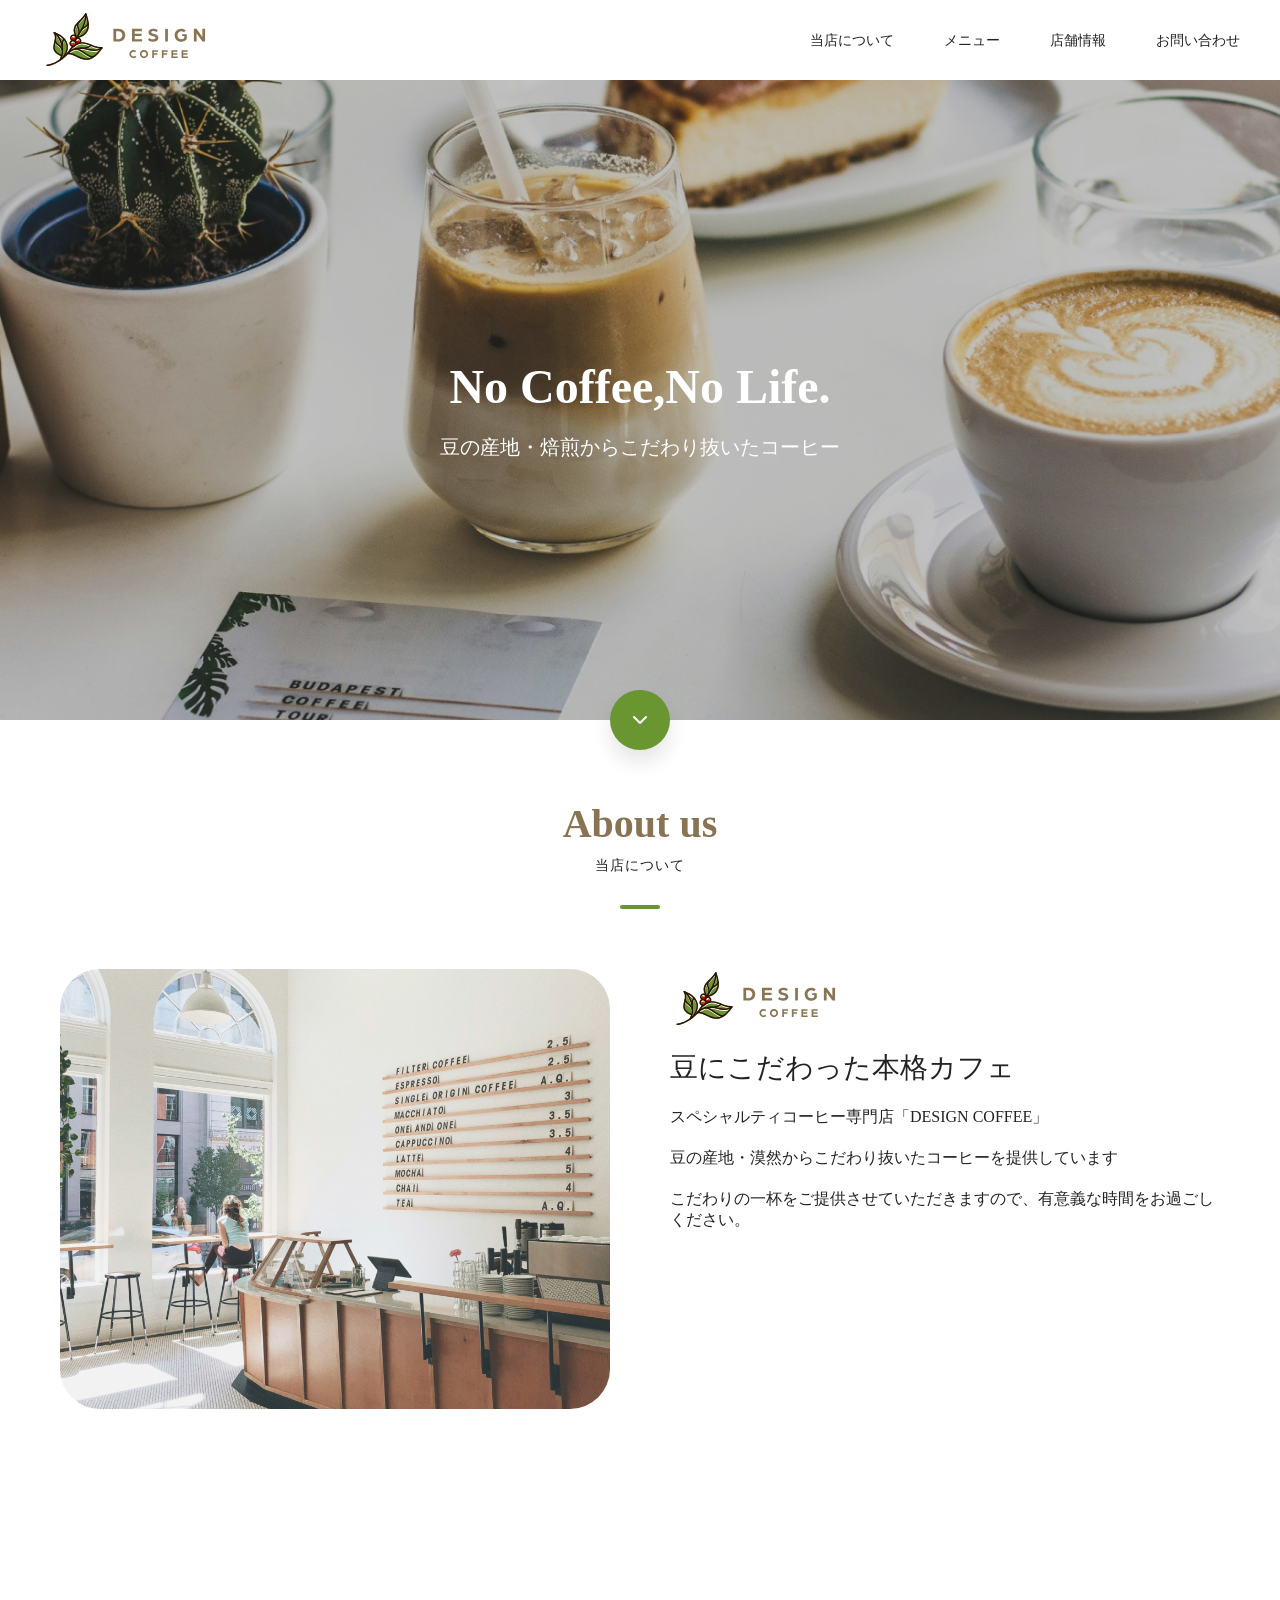
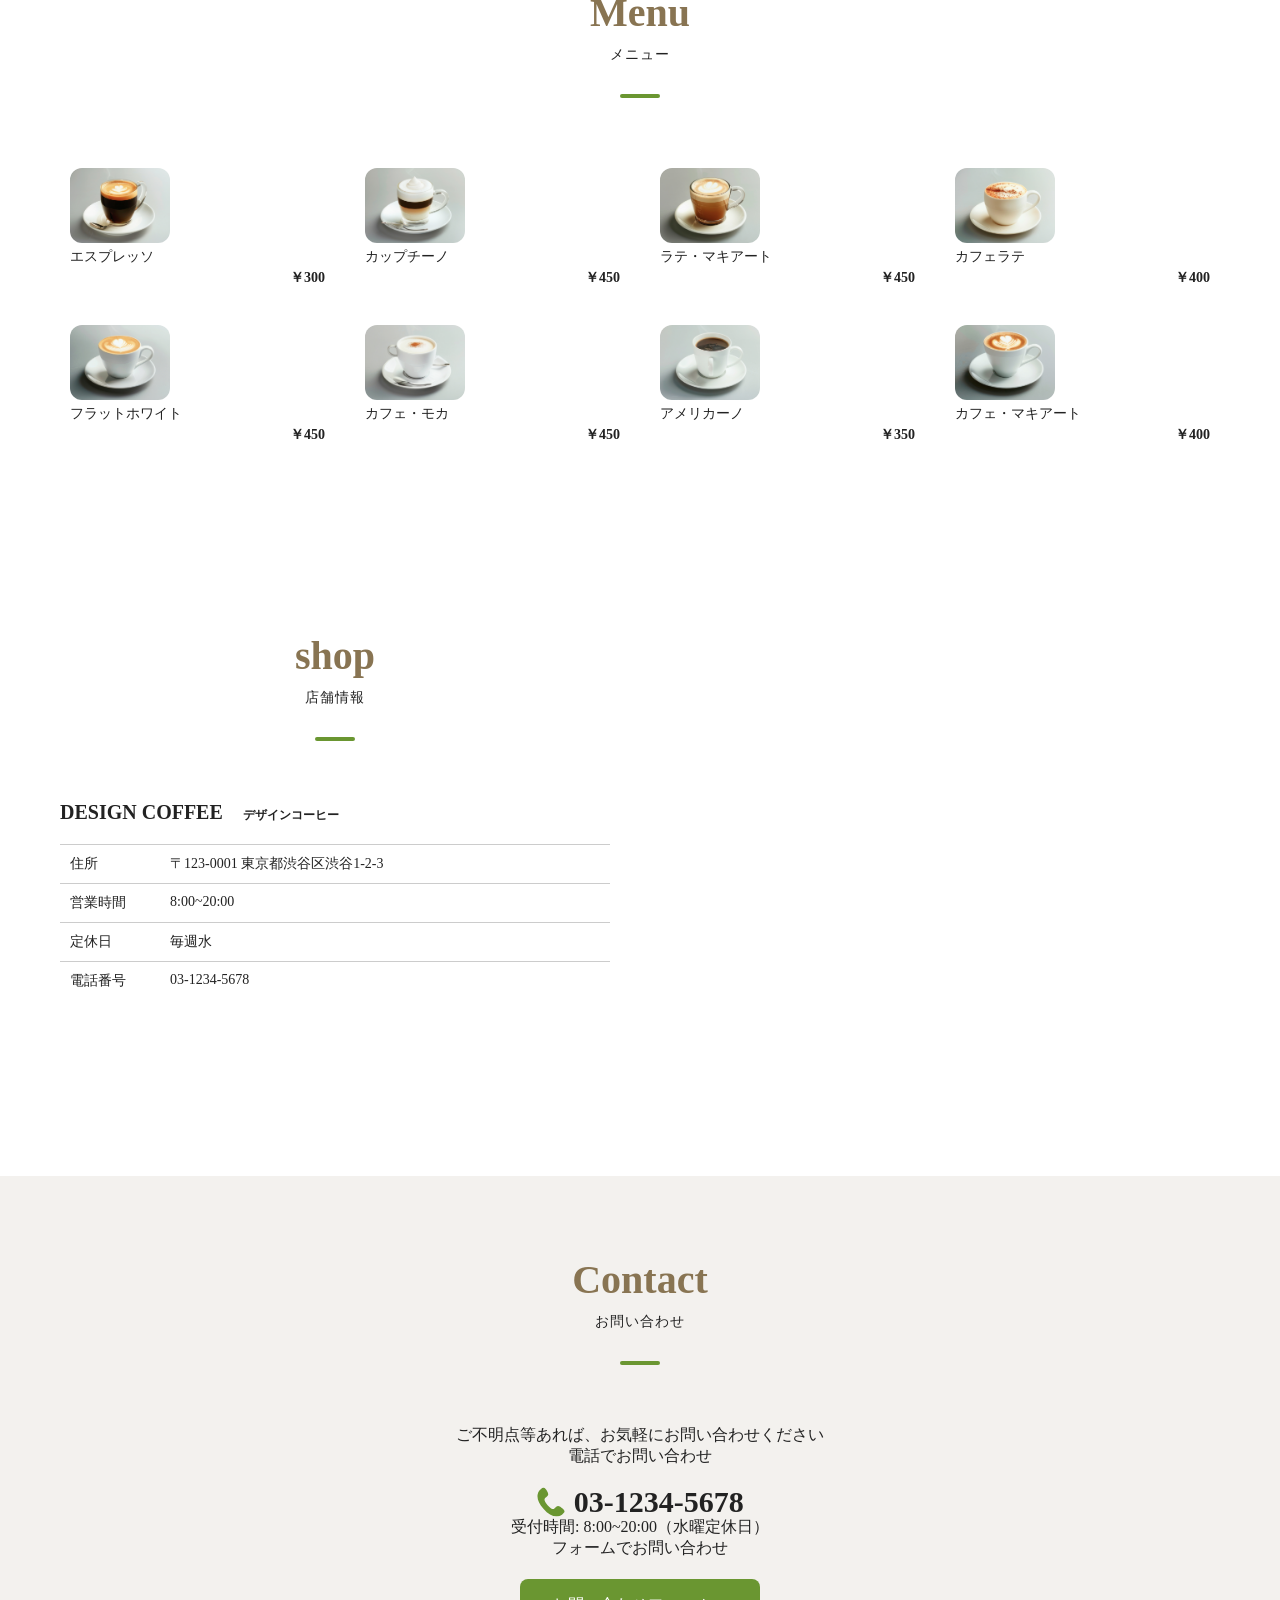
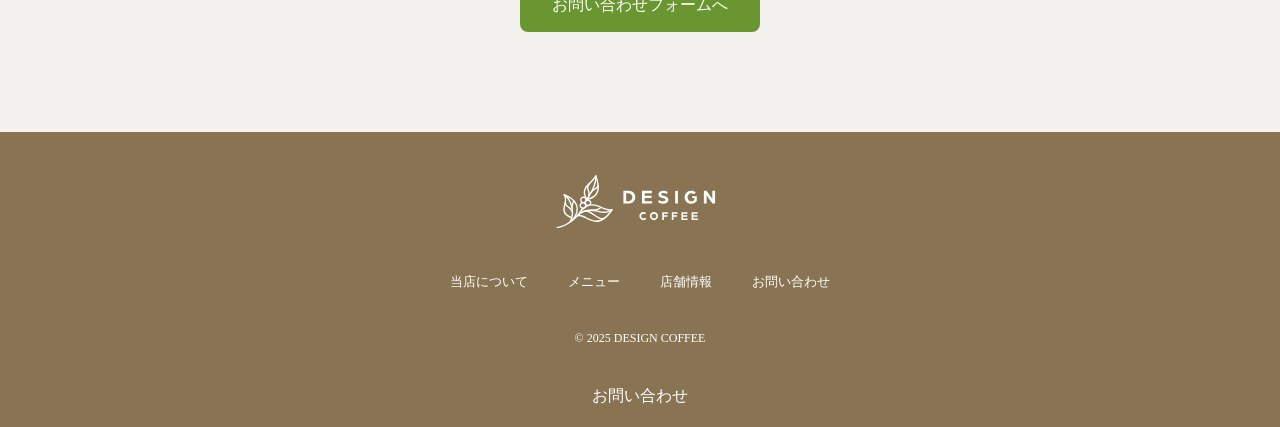
<file: index.html>
<!DOCTYPE html>
<html lang="ja">

<head>
	<meta charset="UTF-8">
	<meta name="viewport" content="width=device-width, initial-scale=1.0">
	<title>Document</title>
	<link rel="stylesheet" href="style1.css">
	<link rel="stylesheet" href="reset.css">
	<link rel="stylesheet" href="./contact.html">
</head>

<body>
	<header>
		<h1>
			<a href="index.html" class="logo">
				<img src="img/logo.svg" alt="DESIGN COFFEEのロゴ">
			</a>
		</h1>
		<nav>
			<ul>
				<li><a href="index.html#about">当店について</a></li>
				<li><a href="index.html#menu">メニュー</a></li>
				<li><a href="index.html#shop">店舗情報</a></li>
				<li><a href="index.html#contact">お問い合わせ</a></li>
			</ul>
		</nav>
	</header>
	<!--ヒーローセクション-->
	<section class="hero">
		<h2>No Coffee,No Life.</h2>
		<p>豆の産地・焙煎からこだわり抜いたコーヒー</p>
		<a href="#about">
			<img src="img/down.png" alt="下へスクロール">
		</a>
	</section>

	<main>
		<section class="main-section about" id="about">
			<div class="container">
				<div class="heading-group">
					<h2>
						About us
						<span>当店について</span>
					</h2>
				</div>
				<div class="layout">
					<div class="image">
						<img src="img/about-photo.jpg" alt="当店の写真">
					</div>
					<div class="text">
						<img src="img/logo.svg" alt="DESIGN COFFEEのロゴ">
						<h3>豆にこだわった本格カフェ</h3>
						<p>スペシャルティコーヒー専門店「DESIGN COFFEE」
						</p>
						<p>豆の産地・漠然からこだわり抜いたコーヒーを提供しています</p>
						<p>こだわりの一杯をご提供させていただきますので、有意義な時間をお過ごしください。</p>
					</div>
				</div>
			</div>
		</section>
		<section class="main-section menu" id="menu">
			<div class="container">
				<div class="heading-group">
					<h2>Menu
						<span>メニュー</span>
					</h2>
				</div>
				<ul class="menu-list">
					<li>
						<div class="menu-card">
							<img src="img/menu-1.jpg" alt="エスプレッソ">
							<p class="name">エスプレッソ</p>
							<p class="price">￥300</p>
						</div>
					</li>
					<li>
						<div class="menu-card">
							<img src="img/menu-2.jpg" alt="カップチーノ">
							<p class="name">カップチーノ</p>
							<p class="price">￥450</p>
						</div>
					</li>
					<li>
						<div class="menu-card">
							<img src="img/menu-3.jpg" alt="ラテ・マキアート">
							<p class="name">ラテ・マキアート</p>
							<p class="price">￥450</p>
						</div>
					</li>
					<li>
						<div class="menu-card">
							<img src="img/menu-4.jpg" alt="カフェラテ">
							<p class="name">カフェラテ</p>
							<p class="price">￥400</p>
						</div>
					</li>

					<li>
						<div class="menu-card">
							<img src="img/menu-5.jpg" alt="フラットホワイト">
							<p class="name">フラットホワイト</p>
							<p class="price">￥450</p>
						</div>
					</li>
					<li>
						<div class="menu-card">
							<img src="img/menu-6.jpg" alt="カフェ・モカ">
							<p class="name">カフェ・モカ</p>
							<p class="price">￥450</p>
						</div>
					</li>
					<li>
						<div class="menu-card">
							<img src="img/menu-7.jpg" alt="アメリカーノ">
							<p class="name">アメリカーノ</p>
							<p class="price">￥350</p>
						</div>
					</li>
					<li>
						<div class="menu-card">
							<img src="img/menu-8.jpg" alt="カフェ・マキアート">
							<p class="name">カフェ・マキアート</p>
							<p class="price">￥400</p>
						</div>
					</li>
				</ul>
		</section>
		<section class="main-section shop" id="shop">
			<div class="container">
				<div class="layout">
					<div class="text">
						<div class="heading-group">
							<h2>shop</h2>
							<span>店舗情報</span>
						</div>
						<h3>DESIGN COFFEE
							<span>デザインコーヒー</span>
						</h3>
						<dl>
							<dt>住所</dt>
							<dd>〒123-0001 東京都渋谷区渋谷1-2-3</dd>
							<dt>営業時間</dt>
							<dd>8:00~20:00</dd>
							<dt>定休日</dt>
							<dd>毎週水</dd>
							<dt>電話番号</dt>
							<dd>03-1234-5678</dd>
						</dl>
					</div>
					<div class="map">
						<iframe
							src="https://www.google.com/maps/embed?pb=!1m16!1m12!1m3!1d6483.39126723454!2d139.70374095000003!3d35.65986984999999!2m3!1f0!2f0!3f0!3m2!1i1024!2i768!4f13.1!2m1!1z44CSMTUwLTAwMDIg5p2x5Lqs6YO95riL6LC35Yy65riL6LC377yR5LiB55uu77yS!5e0!3m2!1sja!2sjp!4v1779674723337!5m2!1sja!2sjp"
							width="600" height="450" style="border:0;" allowfullscreen="" loading="lazy"
							referrerpolicy="no-referrer-when-downgrade"></iframe>

						</iframe>
					</div>
				</div>
			</div>
		</section>
		<section class="main-section contact" id="contact">
			<div class="container">
				<div class="heading-group">
					<h2>Contact</h2>
					<span>お問い合わせ</span>
				</div>
			</div>
			<p>ご不明点等あれば、お気軽にお問い合わせください</p>
			<div class="tel">
				<p class="label">電話でお問い合わせ</p>
				<a href="tel:0312345678" class="number">
					<img src="img/icon-tel.svg" alt="電話アイコン">
					03-1234-5678
				</a>
				<p class="houm">受付時間: 8:00~20:00（水曜定休日）</p>
			</div>
			<div class="form">
				<p class="label">フォームでお問い合わせ</p>
				<a href="contact.html" class="button">お問い合わせフォームへ</a>
			</div>
		</section>
	

<footer>
	<a href="index1.html" class="logo">
		<img src="img/logo-white.svg" alt="DESIGN COFFEEのロゴ">
	</a>
	<nav>
		<ul>
			<li>
				<a href="index1.html#about">当店について</a>
			</li>
			<li>
				<a href="index1.html#menu">メニュー</a>
			</li>
			<li>
				<a href="index1.html#shop">店舗情報</a>
			</li>
			<li>
				<a href="index1.html#contact">お問い合わせ</a>
			</li>
		</ul>
	</nav>
	<p class="copyright">&copy; 2025 DESIGN COFFEE</p>
	<a href="contact.html">お問い合わせ</a>
</footer>
</body>
</html>
</file>
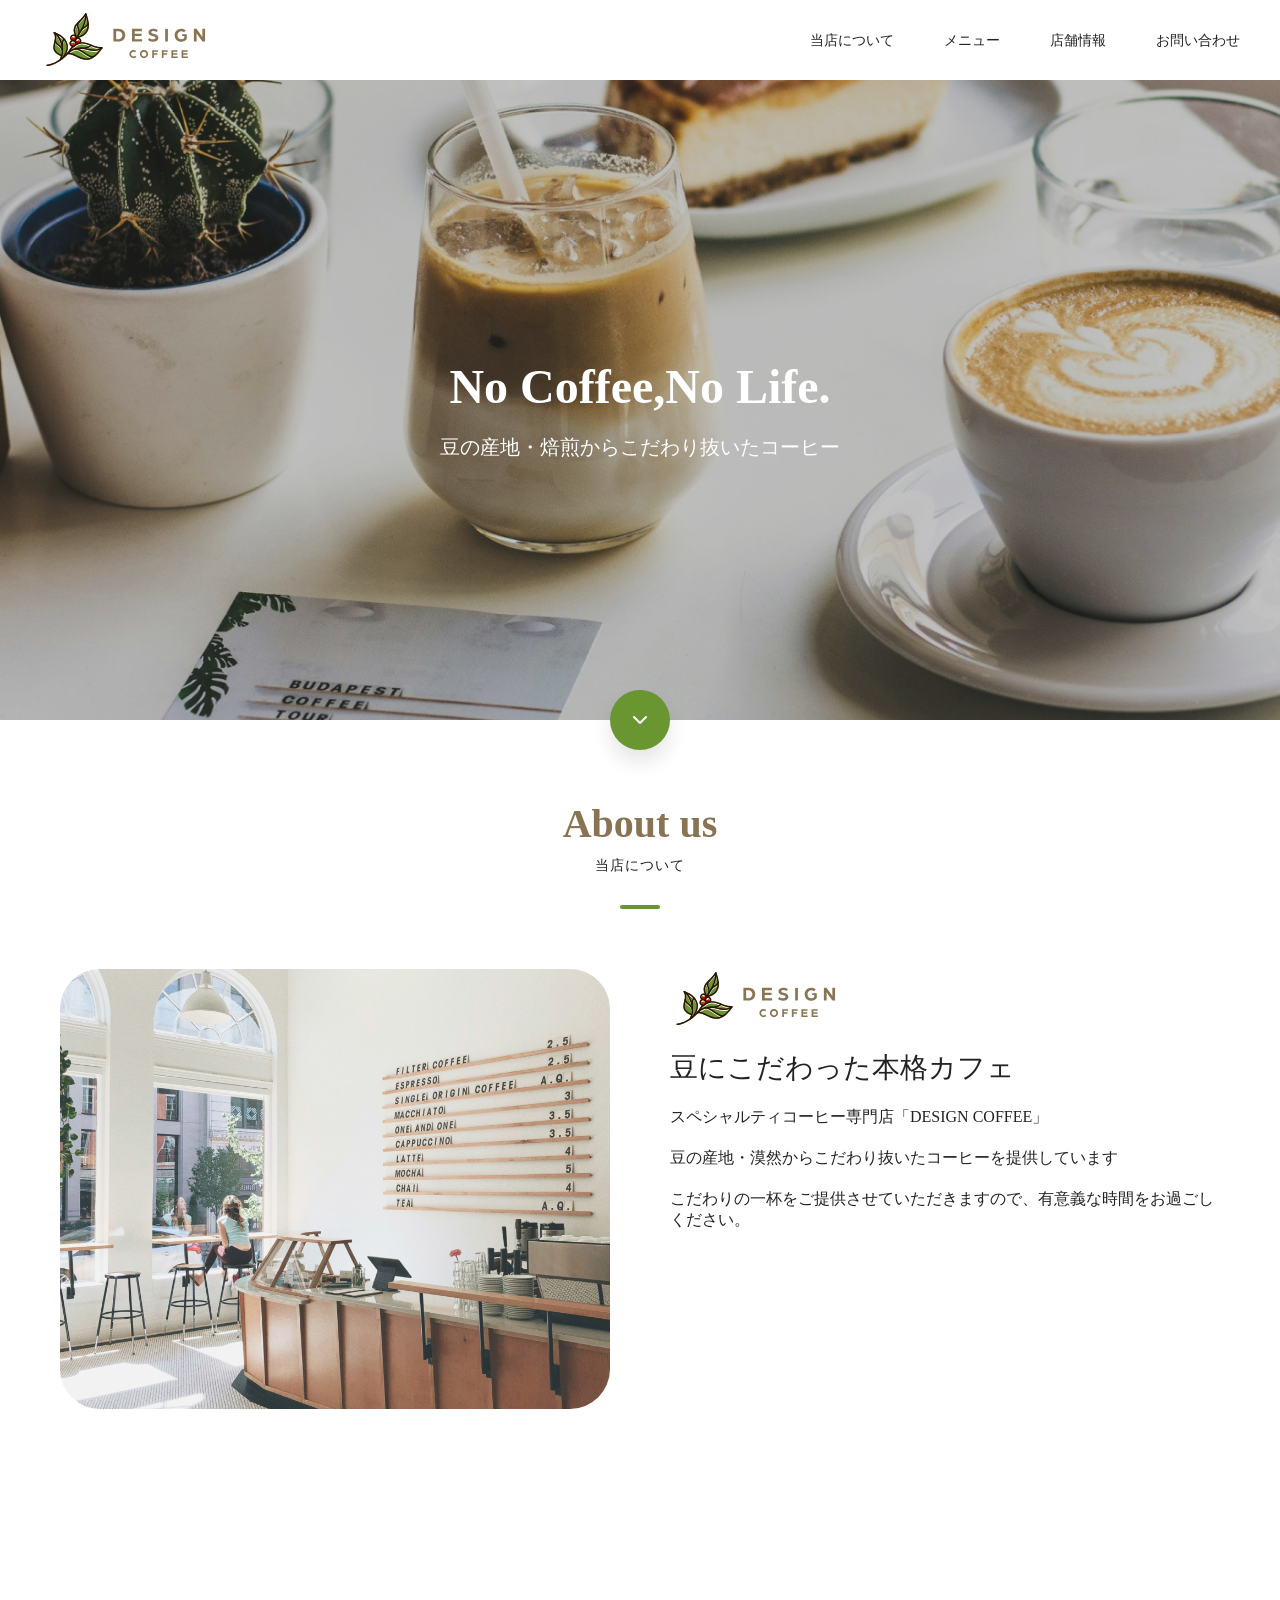
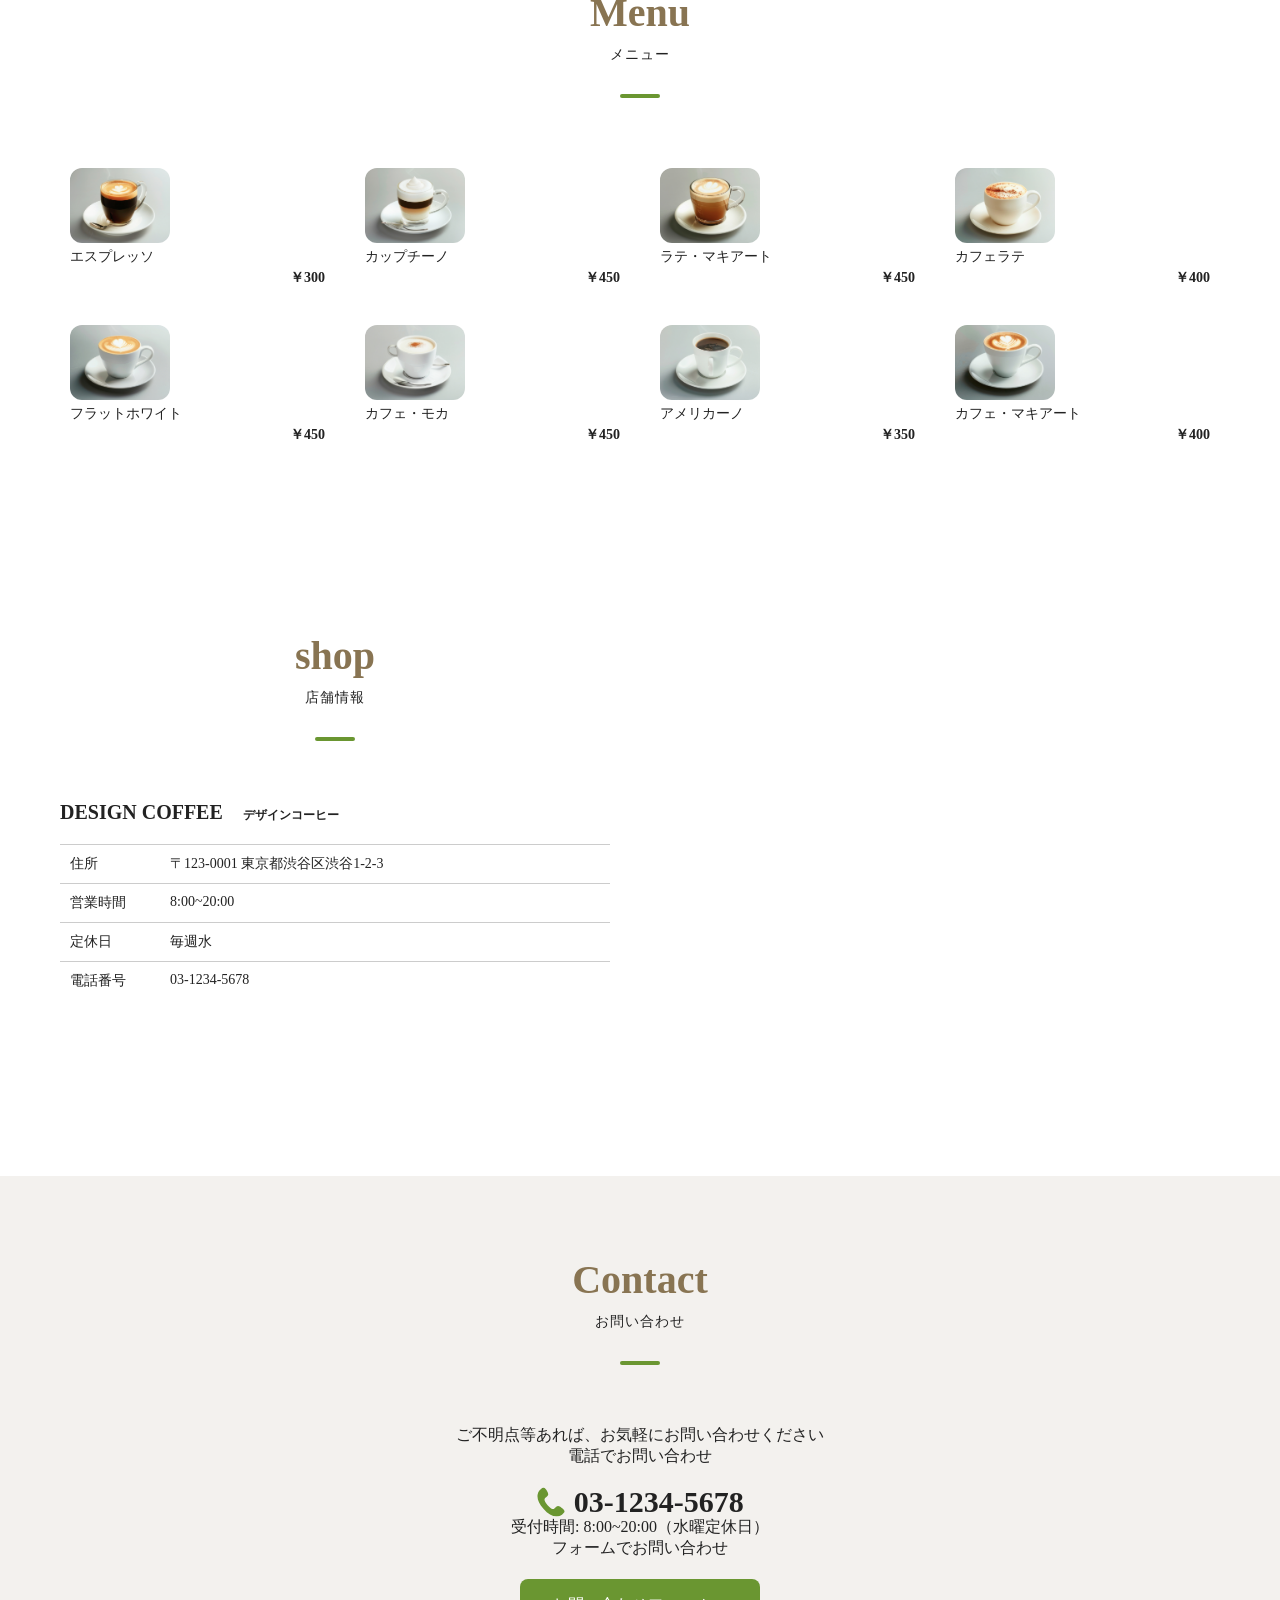
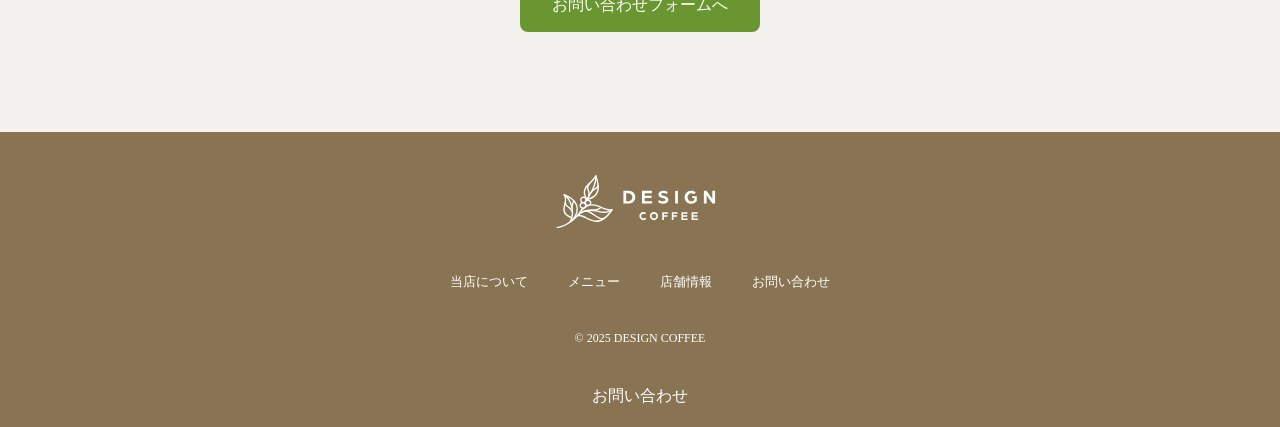
<file: desainecoffe/index.html>
<!DOCTYPE html>
<html lang="ja">

<head>
	<meta charset="UTF-8">
	<meta name="viewport" content="width=device-width, initial-scale=1.0">
	<title>Document</title>
	<link rel="stylesheet" href="style1.css">
	<link rel="stylesheet" href="reset.css">
	<link rel="stylesheet" href="./contact.html">
</head>

<body>
	<header>
		<h1>
			<a href="index1.html" class="logo">
				<img src="./logo.svg" alt="DESIGN COFFEEのロゴ">
			</a>
		</h1>
		<nav>
			<ul>
				<li><a href="index1.html#about">当店について</a></li>
				<li><a href="index1.html#menu">メニュー</a></li>
				<li><a href="index1.html#shop">店舗情報</a></li>
				<li><a href="index1.html#contact">お問い合わせ</a></li>
			</ul>
		</nav>
	</header>
	<!--ヒーローセクション-->
	<section class="hero">
		<h2>No Coffee,No Life.</h2>
		<p>豆の産地・焙煎からこだわり抜いたコーヒー</p>
		<a href="#about">
			<img src="down.png" alt="下へスクロール">
		</a>
	</section>

	<main>
		<section class="main-section about" id="about">
			<div class="container">
				<div class="heading-group">
					<h2>
						About us
						<span>当店について</span>
					</h2>
				</div>
				<div class="layout">
					<div class="image">
						<img src="./about-photo.jpg" alt="当店の写真">
					</div>
					<div class="text">
						<img src="./logo.svg" alt="DESIGN COFFEEのロゴ">
						<h3>豆にこだわった本格カフェ</h3>
						<p>スペシャルティコーヒー専門店「DESIGN COFFEE」
						</p>
						<p>豆の産地・漠然からこだわり抜いたコーヒーを提供しています</p>
						<p>こだわりの一杯をご提供させていただきますので、有意義な時間をお過ごしください。</p>
					</div>
				</div>
			</div>
		</section>
		<section class="main-section menu" id="menu">
			<div class="container">
				<div class="heading-group">
					<h2>Menu
						<span>メニュー</span>
					</h2>
				</div>
				<ul class="menu-list">
					<li>
						<div class="menu-card">
							<img src="./menu-1.jpg" alt="エスプレッソ">
							<p class="name">エスプレッソ</p>
							<p class="price">￥300</p>
						</div>
					</li>
					<li>
						<div class="menu-card">
							<img src="./menu-2.jpg" alt="カップチーノ">
							<p class="name">カップチーノ</p>
							<p class="price">￥450</p>
						</div>
					</li>
					<li>
						<div class="menu-card">
							<img src="./menu-3.jpg" alt="ラテ・マキアート">
							<p class="name">ラテ・マキアート</p>
							<p class="price">￥450</p>
						</div>
					</li>
					<li>
						<div class="menu-card">
							<img src="./menu-4.jpg" alt="カフェラテ">
							<p class="name">カフェラテ</p>
							<p class="price">￥400</p>
						</div>
					</li>

					<li>
						<div class="menu-card">
							<img src="./menu-5.jpg" alt="フラットホワイト">
							<p class="name">フラットホワイト</p>
							<p class="price">￥450</p>
						</div>
					</li>
					<li>
						<div class="menu-card">
							<img src="./menu-6.jpg" alt="カフェ・モカ">
							<p class="name">カフェ・モカ</p>
							<p class="price">￥450</p>
						</div>
					</li>
					<li>
						<div class="menu-card">
							<img src="./menu-7.jpg" alt="アメリカーノ">
							<p class="name">アメリカーノ</p>
							<p class="price">￥350</p>
						</div>
					</li>
					<li>
						<div class="menu-card">
							<img src="./menu-8.jpg" alt="カフェ・マキアート">
							<p class="name">カフェ・マキアート</p>
							<p class="price">￥400</p>
						</div>
					</li>
				</ul>
		</section>
		<section class="main-section shop" id="shop">
			<div class="container">
				<div class="layout">
					<div class="text">
						<div class="heading-group">
							<h2>shop</h2>
							<span>店舗情報</span>
						</div>
						<h3>DESIGN COFFEE
							<span>デザインコーヒー</span>
						</h3>
						<dl>
							<dt>住所</dt>
							<dd>〒123-0001 東京都渋谷区渋谷1-2-3</dd>
							<dt>営業時間</dt>
							<dd>8:00~20:00</dd>
							<dt>定休日</dt>
							<dd>毎週水</dd>
							<dt>電話番号</dt>
							<dd>03-1234-5678</dd>
						</dl>
					</div>
					<div class="map">
						<iframe
							src="https://www.google.com/maps/embed?pb=!1m16!1m12!1m3!1d6483.39126723454!2d139.70374095000003!3d35.65986984999999!2m3!1f0!2f0!3f0!3m2!1i1024!2i768!4f13.1!2m1!1z44CSMTUwLTAwMDIg5p2x5Lqs6YO95riL6LC35Yy65riL6LC377yR5LiB55uu77yS!5e0!3m2!1sja!2sjp!4v1779674723337!5m2!1sja!2sjp"
							width="600" height="450" style="border:0;" allowfullscreen="" loading="lazy"
							referrerpolicy="no-referrer-when-downgrade"></iframe>

						</iframe>
					</div>
				</div>
			</div>
		</section>
		<section class="main-section contact" id="contact">
			<div class="container">
				<div class="heading-group">
					<h2>Contact</h2>
					<span>お問い合わせ</span>
				</div>
			</div>
			<p>ご不明点等あれば、お気軽にお問い合わせください</p>
			<div class="tel">
				<p class="label">電話でお問い合わせ</p>
				<a href="tel:0312345678" class="number">
					<img src="./icon-tel.svg" alt="電話アイコン">
					03-1234-5678
				</a>
				<p class="houm">受付時間: 8:00~20:00（水曜定休日）</p>
			</div>
			<div class="form">
				<p class="label">フォームでお問い合わせ</p>
				<a href="contact.html" class="button">お問い合わせフォームへ</a>
			</div>
		</section>
	

<footer>
	<a href="index1.html" class="logo">
		<img src="./logo-white.svg" alt="DESIGN COFFEEのロゴ">
	</a>
	<nav>
		<ul>
			<li>
				<a href="index1.html#about">当店について</a>
			</li>
			<li>
				<a href="index1.html#menu">メニュー</a>
			</li>
			<li>
				<a href="index1.html#shop">店舗情報</a>
			</li>
			<li>
				<a href="index1.html#contact">お問い合わせ</a>
			</li>
		</ul>
	</nav>
	<p class="copyright">&copy; 2025 DESIGN COFFEE</p>
	<a href="contact.html">お問い合わせ</a>
</footer>
</body>
</html>
</file>
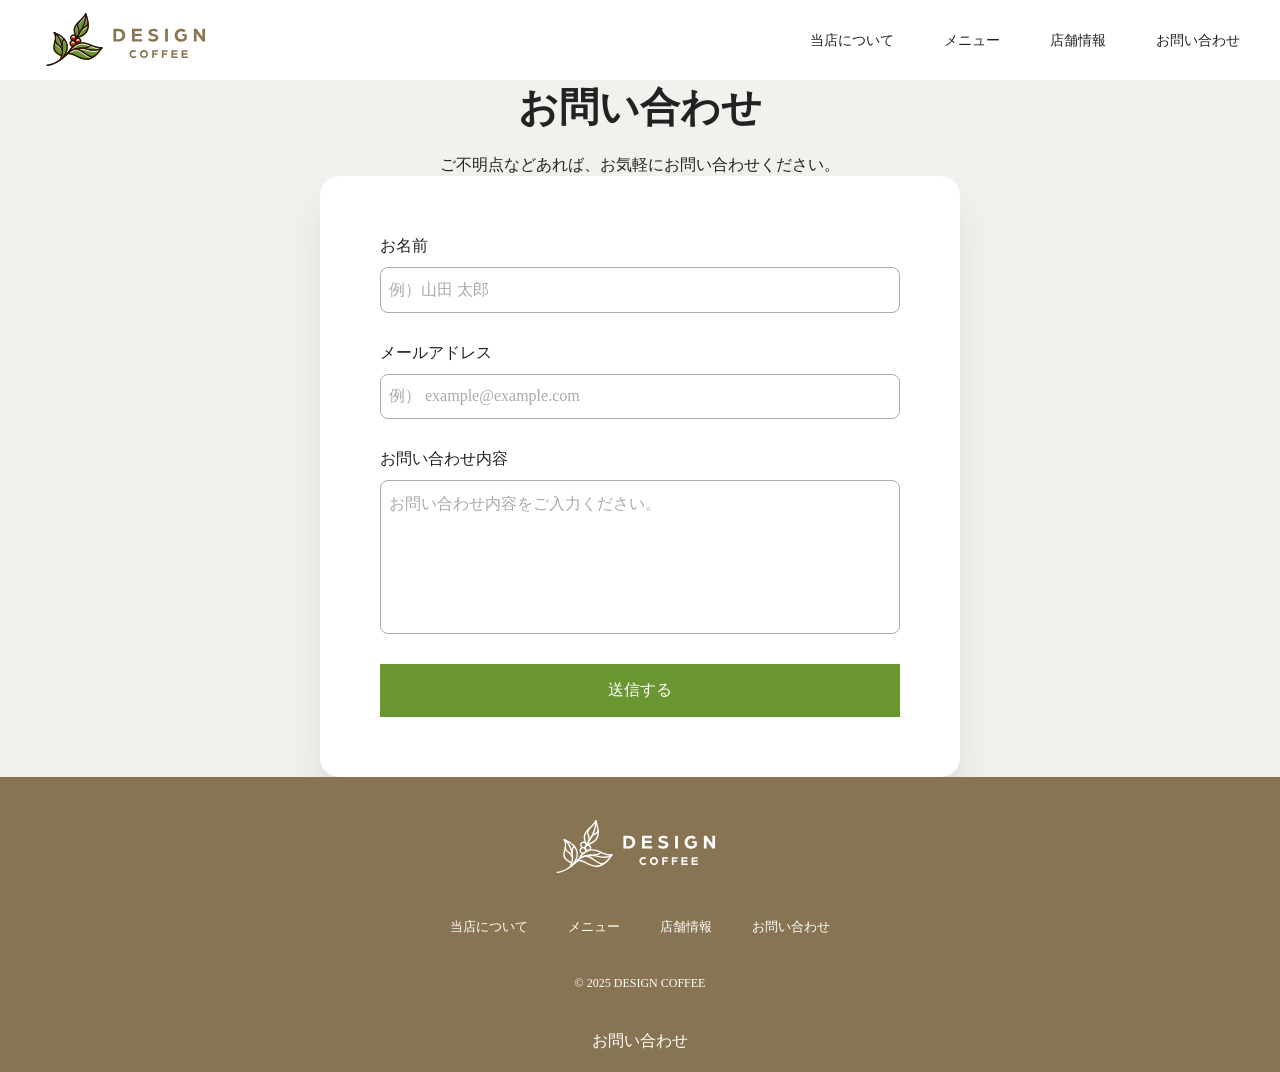
<file: desainecoffe/contact.html>
<!DOCTYPE html>
<html lang="ja">

<head>
	<meta charset="UTF-8">
	<meta name="viewport" content="width=device-width, initial-scale=1.0">
	<title>Document</title>
	<link rel="stylesheet" href="style1.css">
	<link rel="stylesheet" href="reset.css">
	<link rel="stylesheet" href="./style2.css">
</head>

<body>
	<header>
		<h1>
			<a href="index1.html" class="logo">
				<img src="./logo.svg" alt="DESIGN COFFEEのロゴ">
			</a>
		</h1>
		<nav>
			<ul>
				<li><a href="index1.html#about">当店について</a></li>
				<li><a href="index1.html#menu">メニュー</a></li>
				<li><a href="index1.html#shop">店舗情報</a></li>
				<li><a href="index1.html#contact">お問い合わせ</a></li>
			</ul>
		</nav>
	</header>
<main>
	<main class="lower-main">
		<div class="lower-heading-group">
			<h2>お問い合わせ</h2>
			<p>ご不明点などあれば、お気軽にお問い合わせください。</p>
		</div>
		<form class="form-box" action="https://api.staticforms.xyz/submit" method="post">
	<input type="hidden" name="accessKey" value="sf_72eaf59fbf68875d3f98c54a">
	<input type="hidden" name="redirectTo" value="https://www.sus.ac.jp/">
	<div class="form-item">
		<label>お名前</label>
		<input type="text" name="name" placeholder="例）山田 太郎">
	</div>
	<div class="form-item">
		<label>メールアドレス</label>
		<input type="email" name="email" placeholder="例） example@example.com">
	</div>
	<div class="form-item">
		<label>お問い合わせ内容</label>
		<textarea rows="7" name="message" placeholder="お問い合わせ内容をご入力ください。"></textarea>
	</div>
	<div class="form-item">
		<button type="submit">送信する</button>
	</div>
	<input type="hidden" name="redirectTo" value="https://www.sus.ac.jp/">
	</form>
</main>	

<footer>
	<a href="index1.html" class="logo">
		<img src="./logo-white.svg" alt="DESIGN COFFEEのロゴ">
	</a>
	<nav>
		<ul>
			<li>
				<a href="index1.html#about">当店について</a>
			</li>
			<li>
				<a href="index1.html#menu">メニュー</a>
			</li>
			<li>
				<a href="index1.html#shop">店舗情報</a>
			</li>
			<li>
				<a href="index1.html#contact">お問い合わせ</a>
			</li>
		</ul>
	</nav>
	<p class="copyright">&copy; 2025 DESIGN COFFEE</p>
	<a href="contact.html">お問い合わせ</a>
</footer>
</body>
</html>
</file>
<file: style1.css>
.container {
	max-width: 1160px;
	margin: 0 auto;
	padding: 0 40;

}

header {
	padding: 10px 40px;
	display: flex;
	align-items: center;
	justify-content: space-between;

	.logo {
		display: block;

		img {
			display: block;
			height: 60px;
		}
	}

	nav {
		ul {
			display: flex;
			align-items: center;
			gap: 50px;
		}

		a {
			font-size: 14px;
			font-weight: 400;

			&:hover {
				color: aquamarine;
				text-decoration: underline;
			}
		}
	}
}

.hero {
	color: #fff;
	text-align: center;
	height: 640px;
	background-image: url(./img/hero-background.jpg);
	background-size: cover;
	display: flex;
	flex-direction: column;
	align-items: center;
	justify-content: center;
	position: relative;

	h2 {
		font-size: 48px;
		font-weight: 700;
		margin-top: 20px;
	}

	p {
		font-size: 20px;
		font-weight: 400;
		margin-top: 20px;
	}

	a {
		display: grid;
		place-items: center;
		width: 60px;
		height: 60px;
		background-color: #6A9631;
		border-radius: 50%;
		box-shadow: 0px 12px 20px rgb(0 0 0 /0.1);
		position: absolute;
		left: 50%;
		transform: translate(-50%, 50%);
		bottom: 0;

		img {
			width: 24px;
			height: 24px;
		}
	}

}

main {
	/*共通セクション*/
	.main-section {
		padding: 80px 0 100px;
		/*見出しグループ*/
		.heading-group {
			text-align: center;
			margin: 0 0 60px;

			h2 {
				color: #887452;
				font-size: 40px;
				font-weight: 700;
			}

			span {
				color: #222;
				font-size: 14px;
				font-weight: 400;
				letter-spacing: 0.08em;
				display: block;
				margin-top: 10px;
			}

			&::after {
				content: "";
				display: block;
				width: 40px;
				height: 4px;
				background-color: #6A9631;
				border-radius: 4px;
				margin: 30px auto 0;
			}
		}
	}
}

.about {
	.layout {
		display: grid;
		grid-template-columns: 1fr 1fr;
		align-items: start;
		gap: 60px;
	}

	.image {
		border-radius: 40px;
		overflow: hidden;

		img {
			aspect-ratio: 5 / 4;
			width: 100%;
			object-fit: cover;
		}
	}

	.text {
		img {
			height: 60px;
		}

		h3 {
			font-size: 28px;
			font-size: 700;
			margin-top: 20px;
		}

		p {
			margin-top: 20px;
		}
	}
}

.name {
	font-size: 14px
}

.price {
	font-size: 14px;
	font-weight: 700;
	line-height: 1;
	letter-spacing: 0;
	text-align: right;
}

.shop {
	.layout {
		display: grid;
		grid-template-columns: 1fr 1fr;
		align-items: start;
		gap: 60px;
	}

	.text {
		h3 {
			text-align: center;
			font-size: 20px;
			font-weight: 700;
			margin: 0 0 20px;
			display: flex;
			align-items: baseline;
			gap: 1em;

			span {
				font-size: 0.6em;
			}
		}
	}
}

dl {
	display: grid;
	grid-template-columns: 100px 1fr;

	dt,
	dd {
		font-size: 14px;
		padding: 10px;
		border-top: 1px solid #ccc;
	}
}

.map {
	border-radius: 40px;
	overflow: hidden;

	iframe {
		width: 100%;
		height: auto;
		aspect-ratio: 5 / 4;
	}
}

.contact {
	text-align: center;
	background-color: #f3f1ee;

	.layout {
		display: grid;
		grid-template-columns: 1fr 1fr;
		gap: 40px;
		margin-top: 60px;
		margin-inline: auto;
		max-width: 700px;
	}

	.label {
		margin-bottom: 20px;
	}

	.number {
		font-size: 30px;
		font-weight: 700;
		line-height: 1;
		letter-spacing: 0;

		img {
			width: 1em;
		}
	}

	.hour {
		font-size: 13px;
		display: block;
		margin-top: 1em;
	}

	.button {
		display: inline-block;
		color: #fff;
		background: #6A9631;
		padding: 1em 2em;
		border-radius: 8px;
	}
}

.menu-list {
	display: grid;
	grid-template-columns: 1fr 1fr 1fr 1fr;
	gap: 20px;
}

.menu-card {
	padding: 10px;
	background-color: #fff;
	border-radius: 20px;
	display: grid;
	gap: 5px;
}

.menu-card img {
	width: 100px;
	aspect-ratio: 4 / 3;
	object-fit: cover;
	border-radius: 12px;
}

.menu-card .name {
	font-size: 14px;
}

.menu-card .price {
	font-size: 14px;
	font-weight: 700;
	line-height: 1;
	letter-spacing: 0;
	text-align: right;
}
.button{
	display: inline-block;
	color: #fff;
	background-color: #6A9631;
	padding: 1em 8px;
	border-radius: 8px;
}
footer{
	color: #fff;
	background-color: #887452;
	padding: 40px 20px 20px;
	display: grid;
	justify-items: center;
	gap: 40px;
	.logo{
		display: block;
		img{
			display: block;
			height: 60px;
		}
	}
	ul{
		display: flex;
		gap: 40px;
		a{
			font-size: 13px;
		}
	}
.copyright{
	font-size: 12px;
}
}
</file>
<file: desainecoffe/style1.css>
.container {
	max-width: 1160px;
	margin: 0 auto;
	padding: 0 40;

}

header {
	padding: 10px 40px;
	display: flex;
	align-items: center;
	justify-content: space-between;

	.logo {
		display: block;

		img {
			display: block;
			height: 60px;
		}
	}

	nav {
		ul {
			display: flex;
			align-items: center;
			gap: 50px;
		}

		a {
			font-size: 14px;
			font-weight: 400;

			&:hover {
				color: aquamarine;
				text-decoration: underline;
			}
		}
	}
}

.hero {
	color: #fff;
	text-align: center;
	height: 640px;
	background-image: url(./hero-background.jpg);
	background-size: cover;
	display: flex;
	flex-direction: column;
	align-items: center;
	justify-content: center;
	position: relative;

	h2 {
		font-size: 48px;
		font-weight: 700;
		margin-top: 20px;
	}

	p {
		font-size: 20px;
		font-weight: 400;
		margin-top: 20px;
	}

	a {
		display: grid;
		place-items: center;
		width: 60px;
		height: 60px;
		background-color: #6A9631;
		border-radius: 50%;
		box-shadow: 0px 12px 20px rgb(0 0 0 /0.1);
		position: absolute;
		left: 50%;
		transform: translate(-50%, 50%);
		bottom: 0;

		img {
			width: 24px;
			height: 24px;
		}
	}

}

main {
	/*共通セクション*/
	.main-section {
		padding: 80px 0 100px;
		/*見出しグループ*/
		.heading-group {
			text-align: center;
			margin: 0 0 60px;

			h2 {
				color: #887452;
				font-size: 40px;
				font-weight: 700;
			}

			span {
				color: #222;
				font-size: 14px;
				font-weight: 400;
				letter-spacing: 0.08em;
				display: block;
				margin-top: 10px;
			}

			&::after {
				content: "";
				display: block;
				width: 40px;
				height: 4px;
				background-color: #6A9631;
				border-radius: 4px;
				margin: 30px auto 0;
			}
		}
	}
}

.about {
	.layout {
		display: grid;
		grid-template-columns: 1fr 1fr;
		align-items: start;
		gap: 60px;
	}

	.image {
		border-radius: 40px;
		overflow: hidden;

		img {
			aspect-ratio: 5 / 4;
			width: 100%;
			object-fit: cover;
		}
	}

	.text {
		img {
			height: 60px;
		}

		h3 {
			font-size: 28px;
			font-size: 700;
			margin-top: 20px;
		}

		p {
			margin-top: 20px;
		}
	}
}

.name {
	font-size: 14px
}

.price {
	font-size: 14px;
	font-weight: 700;
	line-height: 1;
	letter-spacing: 0;
	text-align: right;
}

.shop {
	.layout {
		display: grid;
		grid-template-columns: 1fr 1fr;
		align-items: start;
		gap: 60px;
	}

	.text {
		h3 {
			text-align: center;
			font-size: 20px;
			font-weight: 700;
			margin: 0 0 20px;
			display: flex;
			align-items: baseline;
			gap: 1em;

			span {
				font-size: 0.6em;
			}
		}
	}
}

dl {
	display: grid;
	grid-template-columns: 100px 1fr;

	dt,
	dd {
		font-size: 14px;
		padding: 10px;
		border-top: 1px solid #ccc;
	}
}

.map {
	border-radius: 40px;
	overflow: hidden;

	iframe {
		width: 100%;
		height: auto;
		aspect-ratio: 5 / 4;
	}
}

.contact {
	text-align: center;
	background-color: #f3f1ee;

	.layout {
		display: grid;
		grid-template-columns: 1fr 1fr;
		gap: 40px;
		margin-top: 60px;
		margin-inline: auto;
		max-width: 700px;
	}

	.label {
		margin-bottom: 20px;
	}

	.number {
		font-size: 30px;
		font-weight: 700;
		line-height: 1;
		letter-spacing: 0;

		img {
			width: 1em;
		}
	}

	.hour {
		font-size: 13px;
		display: block;
		margin-top: 1em;
	}

	.button {
		display: inline-block;
		color: #fff;
		background: #6A9631;
		padding: 1em 2em;
		border-radius: 8px;
	}
}

.menu-list {
	display: grid;
	grid-template-columns: 1fr 1fr 1fr 1fr;
	gap: 20px;
}

.menu-card {
	padding: 10px;
	background-color: #fff;
	border-radius: 20px;
	display: grid;
	gap: 5px;
}

.menu-card img {
	width: 100px;
	aspect-ratio: 4 / 3;
	object-fit: cover;
	border-radius: 12px;
}

.menu-card .name {
	font-size: 14px;
}

.menu-card .price {
	font-size: 14px;
	font-weight: 700;
	line-height: 1;
	letter-spacing: 0;
	text-align: right;
}
.button{
	display: inline-block;
	color: #fff;
	background-color: #6A9631;
	padding: 1em 8px;
	border-radius: 8px;
}
footer{
	color: #fff;
	background-color: #887452;
	padding: 40px 20px 20px;
	display: grid;
	justify-items: center;
	gap: 40px;
	.logo{
		display: block;
		img{
			display: block;
			height: 60px;
		}
	}
	ul{
		display: flex;
		gap: 40px;
		a{
			font-size: 13px;
		}
	}
.copyright{
	font-size: 12px;
}
}
</file>
<file: desainecoffe/style2.css>
.lower-main{
	padding: 80px 0 1oopx;
	background-color: #f3f1ee;
}
.lower-heading-group{
	text-align: center;
	display: grid;
	justify-items: center;
	gap: 20px;
	h2{
		font-size: 40px;
		font-weight: 700;
	}
}
.form-box{
	max-width: 640px;
	margin: 0 auto;
	border-radius: 20px;
	padding: 60px;
	background-color: #fff;
	box-shadow: 0px 24px 40px rgb(0 0 0 / 0.08);
}
.form-item{
	display: grid;
	gap: 10px;
	labeel{
		font-size: 14px;
	}
	+ .form-item{
		margin-top: 30px;
	}
	input,
	textarea{
		border: 1px solid #aaa;
		padding: 0.8em 0.5em;
		border-radius: 8px;
		&::placeholder{
			color: #aaa;
		}
	}
	textarea{
		resize: none;}
		button{
			font-size: 16px;
			display: inline-block;
			color: #fff;
			background-color: #6A9631;
			border: none;
			padding: 1em 2em;
			&:hover{
				background-color: #6A9631;
			}
		}
}
</file>
